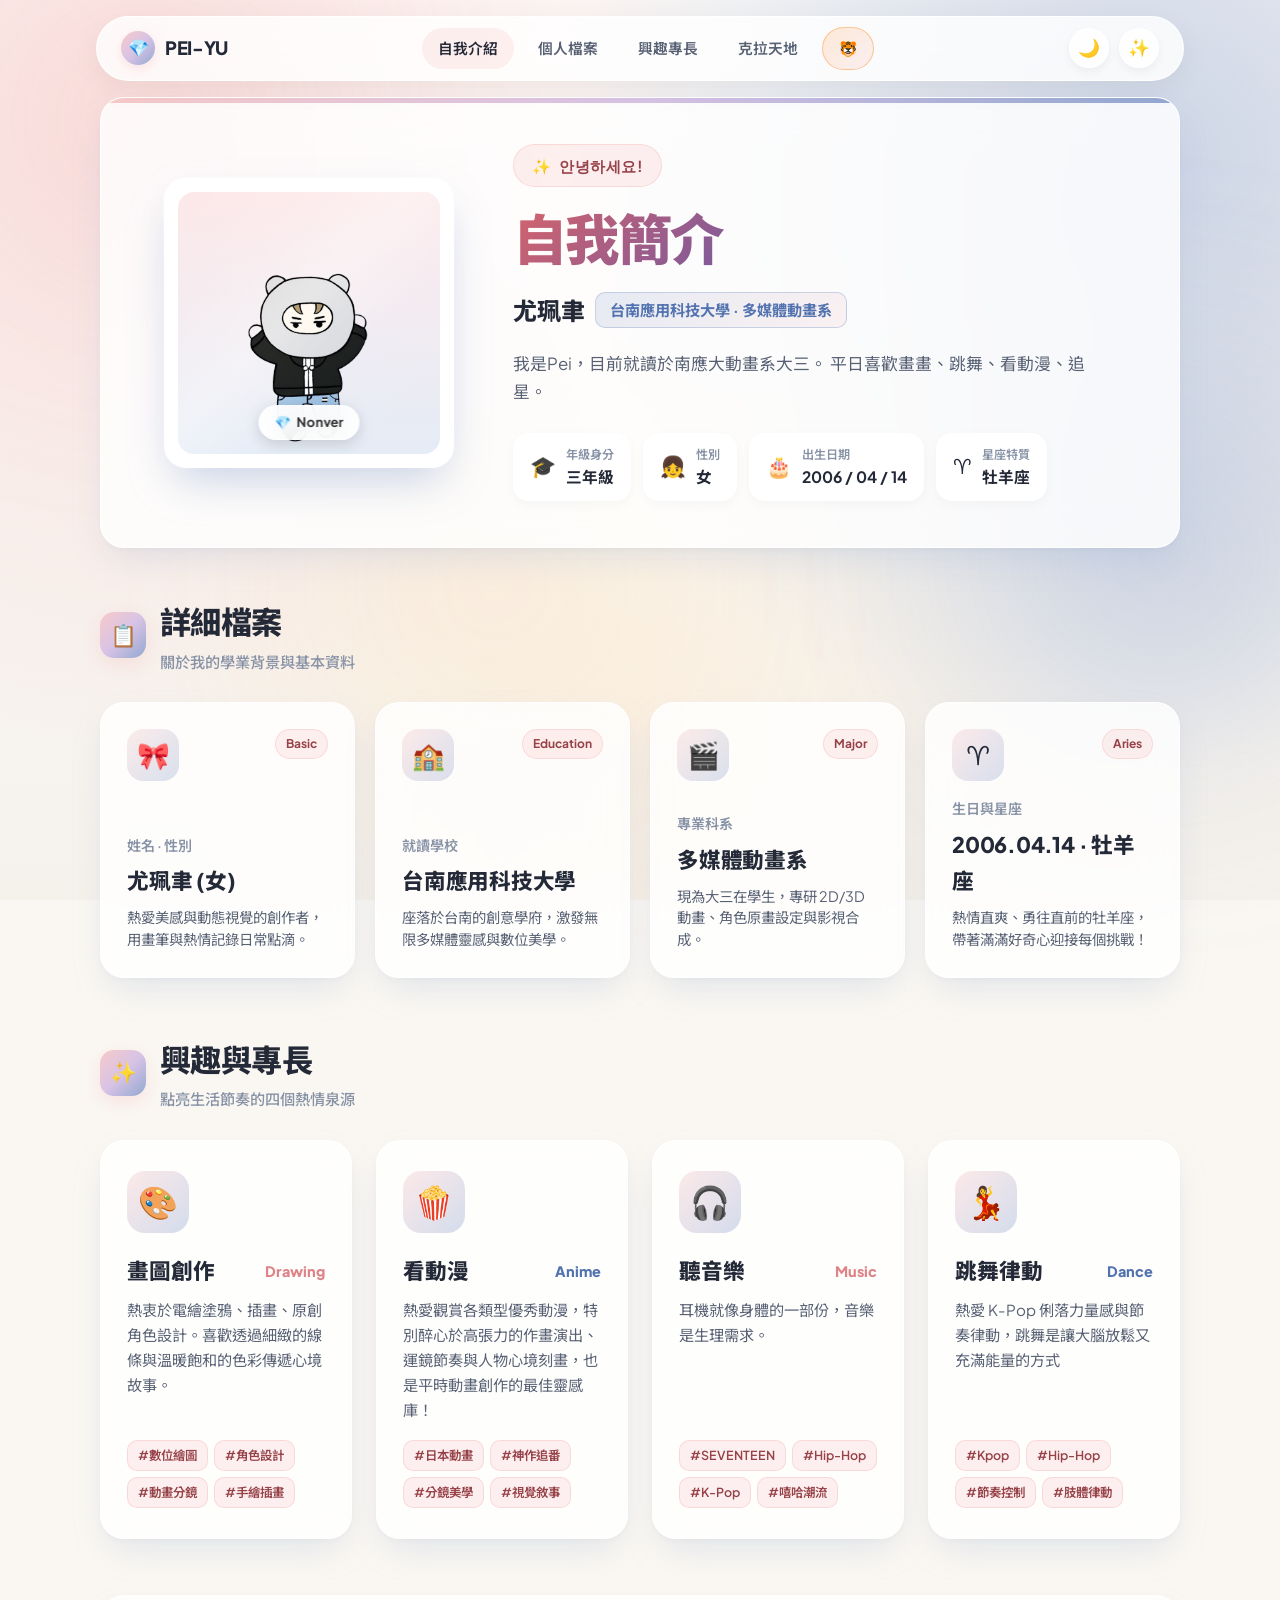
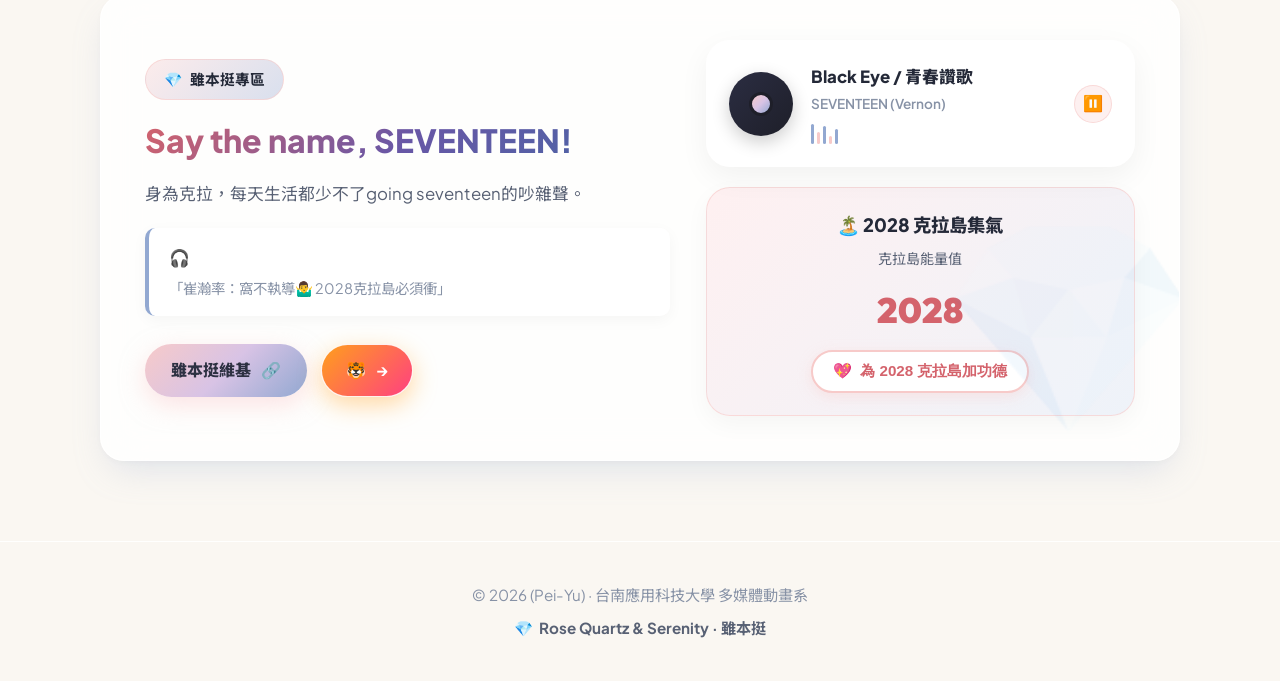
<file: index.html>
<!DOCTYPE html>
<html lang="zh-TW" data-theme="light">

<head>
  <meta charset="UTF-8">
  <meta name="viewport" content="width=device-width, initial-scale=1.0">
  <title>安妞哈誰油 | Pei個人簡介</title>
  <meta name="description" content="台南應用科技大學 多媒體動畫系三年級 尤珮聿的個人簡介與作品交流天地。熱愛電繪創作、動漫追番、K-Pop音樂與跳舞，永遠熱愛 SEVENTEEN 的克拉！">

  <!-- Favicon -->
  <link rel="icon" type="image/x-icon" href="images/favicon.ico">

  <!-- Stylesheet -->
  <link rel="stylesheet" href="style.css">
</head>

<body>

  <!-- Ambient Glowing Background Elements -->
  <div class="ambient-glow ambient-glow-1" aria-hidden="true"></div>
  <div class="ambient-glow ambient-glow-2" aria-hidden="true"></div>
  <div class="ambient-glow ambient-glow-3" aria-hidden="true"></div>

  <!-- Navigation Bar -->
  <nav class="navbar" aria-label="主要導覽">
    <div class="nav-container">
      <a href="#about" class="nav-brand" title="返回個人頁面頂端">
        <span class="brand-diamond">💎</span>
        <span>PEI-YU</span>
      </a>

      <ul class="nav-links">
        <li><a href="#about" class="nav-link active">自我介紹</a></li>
        <li><a href="#info" class="nav-link">個人檔案</a></li>
        <li><a href="#hobbies" class="nav-link">興趣專長</a></li>
        <li><a href="#carat" class="nav-link">克拉天地</a></li>
        <li><a href="虎浪嘿.html" class="nav-link nav-link-special">🐯</a></li>
      </ul>

      <div class="nav-actions">
        <button id="themeToggleBtn" class="action-btn" title="切換深淺色外觀" aria-label="切換深淺色外觀">🌙</button>
        <button id="sparkleBtn" class="action-btn" title="灑下克拉鑽石花瓣" aria-label="互動特效">✨</button>
      </div>
    </div>
  </nav>

  <!-- Main Content Container -->
  <main class="page-container">

    <!-- HERO / PROFILE SECTION -->
    <section id="about" class="hero-section">
      <!-- Left: Vernon Holographic Photocard -->
      <div class="photocard-wrapper">
        <div class="photocard" id="heroPhotocard" title="崔韓率 Vernon 閃卡">
          <div class="photocard-inner">
            <img src="images/nonver.png" alt="崔韓率 Vernon 形象照" class="photocard-img">
            <div class="photocard-hologram" aria-hidden="true"></div>
            <div class="photocard-tag">
              <span>💎</span>
              <span>Nonver</span>
            </div>
          </div>
        </div>
      </div>

      <!-- Right: Hero Text & Information -->
      <div class="hero-content">
        <div class="greeting-badge">
          <span>✨</span>
          <span>안녕하세요!</span>
        </div>

        <h1 class="hero-title">自我簡介</h1>

        <div class="hero-subtitle">
          <span style="font-size: 1.5rem; font-weight: 800; color: var(--text-main);">尤珮聿</span>
          <span class="hero-dept-tag">台南應用科技大學 · 多媒體動畫系</span>
        </div>

        <p class="hero-desc">
          我是Pei，目前就讀於南應大動畫系大三。
          平日喜歡畫畫、跳舞、看動漫、追星。
        </p>

        <!-- Quick Summary Chips -->
        <div class="quick-stats">
          <div class="stat-chip">
            <span class="stat-chip-icon">🎓</span>
            <div>
              <span class="stat-chip-label">年級身分</span>
              <span class="stat-chip-val">三年級</span>
            </div>
          </div>

          <div class="stat-chip">
            <span class="stat-chip-icon">👧</span>
            <div>
              <span class="stat-chip-label">性別</span>
              <span class="stat-chip-val">女</span>
            </div>
          </div>

          <div class="stat-chip">
            <span class="stat-chip-icon">🎂</span>
            <div>
              <span class="stat-chip-label">出生日期</span>
              <span class="stat-chip-val">2006 / 04 / 14</span>
            </div>
          </div>

          <div class="stat-chip">
            <span class="stat-chip-icon">♈</span>
            <div>
              <span class="stat-chip-label">星座特質</span>
              <span class="stat-chip-val">牡羊座</span>
            </div>
          </div>
        </div>
      </div>
    </section>

    <!-- SECTION 1: PERSONAL INFORMATION CARDS -->
    <section id="info" class="section">
      <div class="section-header">
        <div class="section-title-wrap">
          <div class="section-icon-badge">📋</div>
          <div>
            <h2 class="section-title">詳細檔案</h2>
            <p class="section-subtitle">關於我的學業背景與基本資料</p>
          </div>
        </div>
      </div>

      <div class="info-grid">
        <!-- Name Card -->
        <article class="info-card">
          <div class="info-card-top">
            <div class="info-icon">🎀</div>
            <span class="info-badge">Basic</span>
          </div>
          <div>
            <div class="info-label">姓名 · 性別</div>
            <div class="info-value">尤珮聿 (女)</div>
            <p class="info-desc">熱愛美感與動態視覺的創作者，用畫筆與熱情記錄日常點滴。</p>
          </div>
        </article>

        <!-- School Card -->
        <article class="info-card">
          <div class="info-card-top">
            <div class="info-icon">🏫</div>
            <span class="info-badge">Education</span>
          </div>
          <div>
            <div class="info-label">就讀學校</div>
            <div class="info-value">台南應用科技大學</div>
            <p class="info-desc">座落於台南的創意學府，激發無限多媒體靈感與數位美學。</p>
          </div>
        </article>

        <!-- Department Card -->
        <article class="info-card">
          <div class="info-card-top">
            <div class="info-icon">🎬</div>
            <span class="info-badge">Major</span>
          </div>
          <div>
            <div class="info-label">專業科系</div>
            <div class="info-value">多媒體動畫系</div>
            <p class="info-desc">現為大三在學生，專研 2D/3D 動畫、角色原畫設定與影視合成。</p>
          </div>
        </article>

        <!-- Birthday & Zodiac Card -->
        <article class="info-card">
          <div class="info-card-top">
            <div class="info-icon">♈</div>
            <span class="info-badge">Aries</span>
          </div>
          <div>
            <div class="info-label">生日與星座</div>
            <div class="info-value">2006.04.14 · 牡羊座</div>
            <p class="info-desc">熱情直爽、勇往直前的牡羊座，帶著滿滿好奇心迎接每個挑戰！</p>
          </div>
        </article>
      </div>
    </section>

    <!-- SECTION 2: HOBBIES & PASSIONS -->
    <section id="hobbies" class="section">
      <div class="section-header">
        <div class="section-title-wrap">
          <div class="section-icon-badge">✨</div>
          <div>
            <h2 class="section-title">興趣與專長</h2>
            <p class="section-subtitle">點亮生活節奏的四個熱情泉源</p>
          </div>
        </div>
      </div>

      <div class="hobbies-grid">
        <!-- Hobby 1: Drawing -->
        <article class="hobby-card">
          <div class="hobby-icon-wrap">🎨</div>
          <h3 class="hobby-title">
            <span>畫圖創作</span>
            <span style="font-size: 0.9rem; color: var(--rose-quartz-deep);">Drawing</span>
          </h3>
          <p class="hobby-desc">
            熱衷於電繪塗鴉、插畫、原創角色設計。喜歡透過細緻的線條與溫暖飽和的色彩傳遞心境故事。
          </p>
          <div class="hobby-tags">
            <span class="hobby-tag-item">#數位繪圖</span>
            <span class="hobby-tag-item">#角色設計</span>
            <span class="hobby-tag-item">#動畫分鏡</span>
            <span class="hobby-tag-item">#手繪插畫</span>
          </div>
        </article>

        <!-- Hobby 2: Anime -->
        <article class="hobby-card">
          <div class="hobby-icon-wrap">🍿</div>
          <h3 class="hobby-title">
            <span>看動漫</span>
            <span style="font-size: 0.9rem; color: var(--serenity-deep);">Anime</span>
          </h3>
          <p class="hobby-desc">
            熱愛觀賞各類型優秀動漫，特別醉心於高張力的作畫演出、運鏡節奏與人物心境刻畫，也是平時動畫創作的最佳靈感庫！
          </p>
          <div class="hobby-tags">
            <span class="hobby-tag-item">#日本動畫</span>
            <span class="hobby-tag-item">#神作追番</span>
            <span class="hobby-tag-item">#分鏡美學</span>
            <span class="hobby-tag-item">#視覺敘事</span>
          </div>
        </article>

        <!-- Hobby 3: Music -->
        <article class="hobby-card">
          <div class="hobby-icon-wrap">🎧</div>
          <h3 class="hobby-title">
            <span>聽音樂</span>
            <span style="font-size: 0.9rem; color: var(--rose-quartz-deep);">Music</span>
          </h3>
          <p class="hobby-desc">
            耳機就像身體的一部份，音樂是生理需求。
          </p>
          <div class="hobby-tags">
            <span class="hobby-tag-item">#SEVENTEEN</span>
            <span class="hobby-tag-item">#Hip-Hop</span>
            <span class="hobby-tag-item">#K-Pop</span>
            <span class="hobby-tag-item">#嘻哈潮流</span>
          </div>
        </article>

        <!-- Hobby 4: Dance -->
        <article class="hobby-card">
          <div class="hobby-icon-wrap">💃</div>
          <h3 class="hobby-title">
            <span>跳舞律動</span>
            <span style="font-size: 0.9rem; color: var(--serenity-deep);">Dance</span>
          </h3>
          <p class="hobby-desc">
            熱愛 K-Pop 俐落力量感與節奏律動，跳舞是讓大腦放鬆又充滿能量的方式
          </p>
          <div class="hobby-tags">
            <span class="hobby-tag-item">#Kpop</span>
            <span class="hobby-tag-item">#Hip-Hop</span>
            <span class="hobby-tag-item">#節奏控制</span>
            <span class="hobby-tag-item">#肢體律動</span>
          </div>
        </article>
      </div>
    </section>

    <!-- SECTION 3: CARAT & SEVENTEEN ZONE -->
    <section id="carat" class="carat-zone">
      <div class="carat-grid">
        <!-- Left: Carat Intro & Quote -->
        <div class="carat-info">
          <div class="carat-badge">
            <span>💎</span>
            <span>雖本挺專區</span>
          </div>

          <h2 class="carat-heading">Say the name, SEVENTEEN!</h2>

          <p class="carat-text">
            身為克拉，每天生活都少不了going seventeen的吵雜聲。
          </p>

          <div class="meme-quote">
            <div class="meme-quote-title">🎧</div>
            <div class="meme-quote-sub">「崔瀚率：窩不執導🤷‍♂️ 2028克拉島必須衝」</div>
          </div>

          <div class="carat-actions">
            <!-- External Wikipedia Link -->
            <a href="https://zh.wikipedia.org/zh-tw/SEVENTEEN_(%E7%B5%84%E5%90%88)" target="_blank"
              rel="noopener noreferrer" class="btn-primary" title="開啟 SEVENTEEN 維基百科">
              <span>雖本挺維基</span>
              <span>🔗</span>
            </a>

            <!-- Link to 虎浪嘿 Page -->
            <a href="虎浪嘿.html" class="btn-secondary btn-horanghae" title="進入虎浪嘿特輯頁面">
              <span>🐯</span>
              <span>→</span>
            </a>
          </div>
        </div>

        <!-- Right: Interactive Music & Cheer Cards -->
        <div class="carat-interactive">
          <!-- Mini Music Player Card -->
          <div class="music-card">
            <div class="music-disc" id="musicDisc">
              <div class="disc-center"></div>
            </div>

            <div class="music-details">
              <div class="music-title">Black Eye / 青春讚歌</div>
              <div class="music-artist">SEVENTEEN (Vernon)</div>

              <div class="soundwave" id="soundwave">
                <div class="soundbar"></div>
                <div class="soundbar"></div>
                <div class="soundbar"></div>
                <div class="soundbar"></div>
                <div class="soundbar"></div>
              </div>
            </div>

            <button id="musicToggleBtn" class="music-toggle-btn" title="播放/暫停律動特效" aria-label="音樂動態開關">
              <span id="playIcon">⏸️</span>
            </button>
          </div>

          <!-- 2028 Carat Land Cheer Card -->
          <div class="cheer-card">
            <div class="cheer-title">🏝️ 2028 克拉島集氣</div>
            <div style="font-size: 0.88rem; color: var(--text-secondary);">克拉島能量值</div>
            <div class="cheer-counter-wrap" id="cheerCount">2028</div>
            <button class="cheer-btn" id="cheerBtn" type="button">
              <span>💖</span>
              <span>為 2028 克拉島加功德</span>
            </button>
          </div>
        </div>
      </div>
    </section>

  </main>

  <!-- Footer -->
  <footer class="footer">
    <p>© 2026 (Pei-Yu) · 台南應用科技大學 多媒體動畫系</p>
    <div class="footer-carat-tag">
      <span>💎</span>
      <span>Rose Quartz &amp; Serenity · 雖本挺</span>
    </div>
  </footer>

  <!-- Floating Back to Top Button -->
  <button id="backToTopBtn" class="back-to-top" title="回到頁面最上方" aria-label="回到頁首">
    ↑
  </button>

  <!-- Interactive JavaScript Logic -->
  <script>
    // 1. Light / Dark Theme Switcher with localStorage
    const themeToggleBtn = document.getElementById('themeToggleBtn');
    const htmlElem = document.documentElement;

    const savedTheme = localStorage.getItem('site-theme') || 'light';
    htmlElem.setAttribute('data-theme', savedTheme);
    updateThemeIcon(savedTheme);

    themeToggleBtn.addEventListener('click', () => {
      const currentTheme = htmlElem.getAttribute('data-theme');
      const newTheme = currentTheme === 'light' ? 'dark' : 'light';
      htmlElem.setAttribute('data-theme', newTheme);
      localStorage.setItem('site-theme', newTheme);
      updateThemeIcon(newTheme);
      spawnSparkleBurst(window.innerWidth / 2, 80);
    });

    function updateThemeIcon(theme) {
      themeToggleBtn.textContent = theme === 'light' ? '🌙' : '☀️';
    }

    // 2. Click Sparkle Particles (💎, ✨, 🌸, 🐯, 💖)
    const sparkles = ['💎', '✨', '💖', '🐯', '🌸', '💫'];
    window.addEventListener('click', (e) => {
      // Avoid firing if clicking on interactive buttons with their own fx
      if (e.target.closest('button') || e.target.closest('a')) return;
      spawnSparkle(e.clientX, e.clientY);
    });

    function spawnSparkle(x, y) {
      const el = document.createElement('div');
      el.className = 'click-sparkle';
      el.textContent = sparkles[Math.floor(Math.random() * sparkles.length)];
      el.style.left = x + 'px';
      el.style.top = y + 'px';
      document.body.appendChild(el);
      setTimeout(() => el.remove(), 1000);
    }

    function spawnSparkleBurst(x, y) {
      for (let i = 0; i < 7; i++) {
        setTimeout(() => {
          const offsetX = (Math.random() - 0.5) * 120;
          const offsetY = (Math.random() - 0.5) * 60;
          spawnSparkle(x + offsetX, y + offsetY);
        }, i * 70);
      }
    }

    document.getElementById('sparkleBtn').addEventListener('click', (e) => {
      const rect = e.target.getBoundingClientRect();
      spawnSparkleBurst(rect.left + rect.width / 2, rect.top + rect.height / 2);
    });

    // 3. 3D Photocard Hover Tilt Effect
    const photocard = document.getElementById('heroPhotocard');
    if (photocard) {
      photocard.addEventListener('mousemove', (e) => {
        const rect = photocard.getBoundingClientRect();
        const x = e.clientX - rect.left;
        const y = e.clientY - rect.top;
        const centerX = rect.width / 2;
        const centerY = rect.height / 2;
        const rotateX = ((y - centerY) / centerY) * -12;
        const rotateY = ((x - centerX) / centerX) * 12;
        photocard.style.transform = `perspective(1000px) rotateX(${rotateX}deg) rotateY(${rotateY}deg) translateY(-8px)`;
      });
      photocard.addEventListener('mouseleave', () => {
        photocard.style.transform = 'perspective(1000px) rotateX(0deg) rotateY(0deg) translateY(0)';
      });
    }

    // 4. Music Player Simulation Toggle
    const musicToggleBtn = document.getElementById('musicToggleBtn');
    const musicDisc = document.getElementById('musicDisc');
    const soundbars = document.querySelectorAll('.soundbar');
    const playIcon = document.getElementById('playIcon');
    let isPlaying = true;

    musicToggleBtn.addEventListener('click', () => {
      isPlaying = !isPlaying;
      if (isPlaying) {
        musicDisc.classList.remove('paused');
        soundbars.forEach(b => b.classList.remove('paused'));
        playIcon.textContent = '⏸️';
      } else {
        musicDisc.classList.add('paused');
        soundbars.forEach(b => b.classList.add('paused'));
        playIcon.textContent = '▶️';
      }
    });

    // 5. 2028 CARAT LAND Cheer Counter
    const cheerBtn = document.getElementById('cheerBtn');
    const cheerCount = document.getElementById('cheerCount');
    let count = 2028;

    cheerBtn.addEventListener('click', (e) => {
      count++;
      cheerCount.textContent = count;
      const rect = cheerBtn.getBoundingClientRect();
      spawnSparkleBurst(rect.left + rect.width / 2, rect.top);
    });

    // 6. Back To Top Button
    const backToTopBtn = document.getElementById('backToTopBtn');
    window.addEventListener('scroll', () => {
      if (window.scrollY > 300) {
        backToTopBtn.classList.add('visible');
      } else {
        backToTopBtn.classList.remove('visible');
      }
    });
    backToTopBtn.addEventListener('click', () => {
      window.scrollTo({ top: 0, behavior: 'smooth' });
    });
  </script>
</body>

</html>
</file>
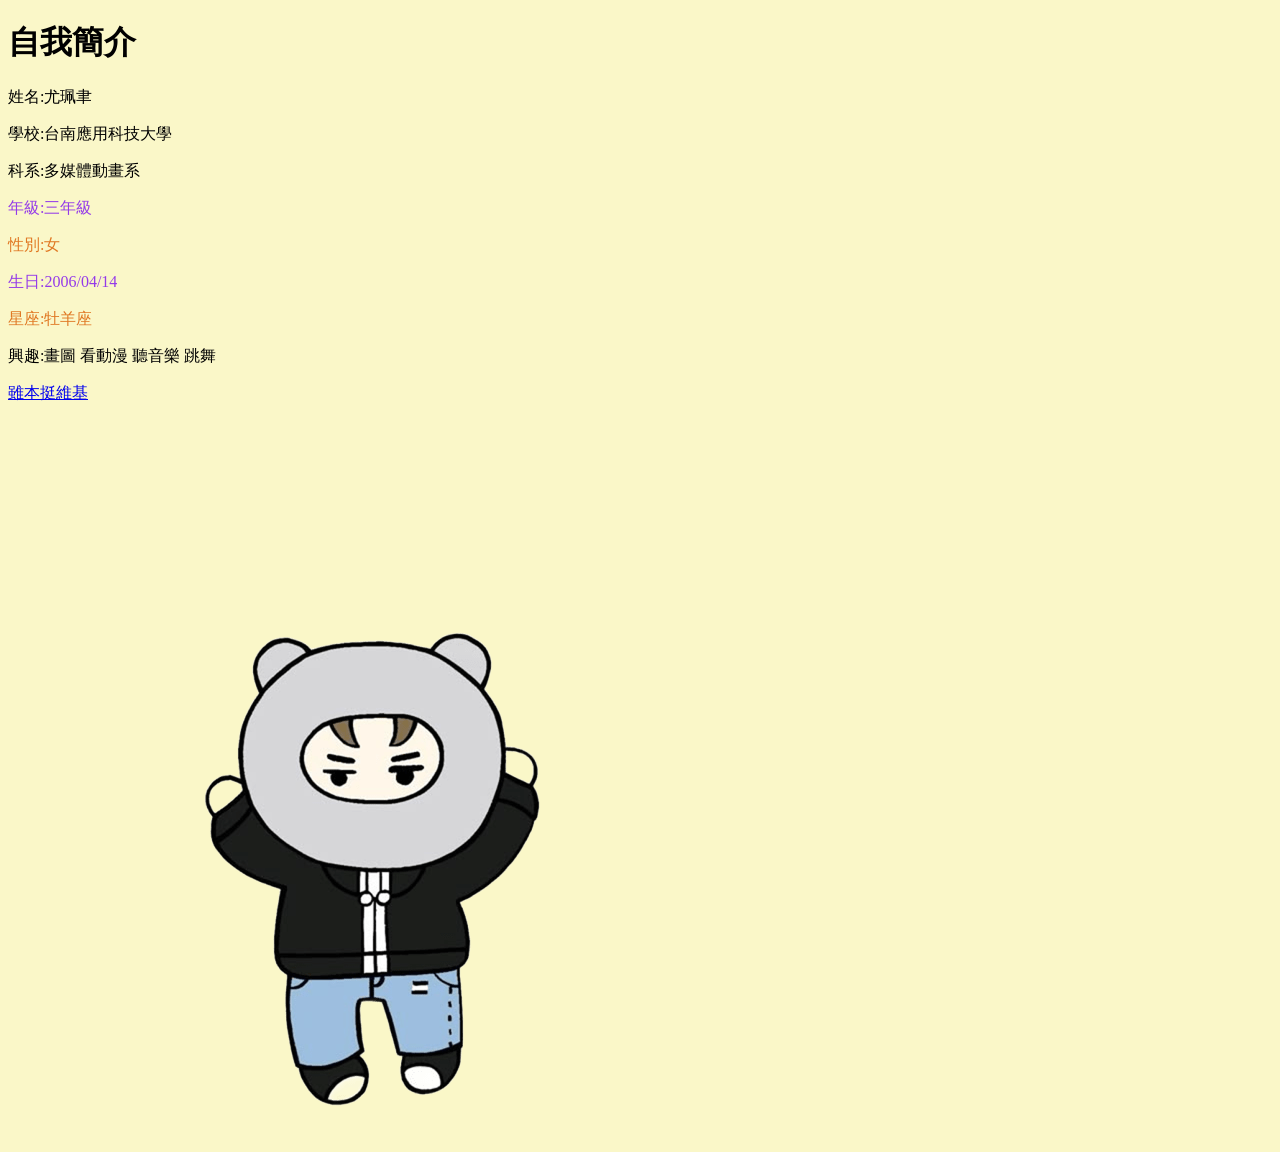
<file: index - 複製.html>
<!DOCTYPE html>

<title>安妞哈誰油</title>
<link rel="icon" type="favicon.ico" href="images/favicon.ico">

<html>

<body style="background-color:rgb(250, 247, 200);">

    <h1>自我簡介</h1>
    <p>姓名:尤珮聿</p>
    <p>學校:台南應用科技大學</p>
    <p>科系:多媒體動畫系</p>
    <p style="color:rgb(148, 58, 233);">年級:三年級</p>
    <p style="color:rgb(224, 120, 35);">性別:女</p>
    <p style="color:rgb(148, 58, 233);">生日:2006/04/14</p>
    <p style="color:rgb(224, 120, 35);">星座:牡羊座</p>
    <p>興趣:畫圖 看動漫 聽音樂 跳舞</p>
    <a href="https://zh.wikipedia.org/zh-tw/SEVENTEEN_(%E7%B5%84%E5%90%88)" target="_blank">雖本挺維基</a>
    <br>
    <img src="images/nonver.png">

</body>

</html>
</file>
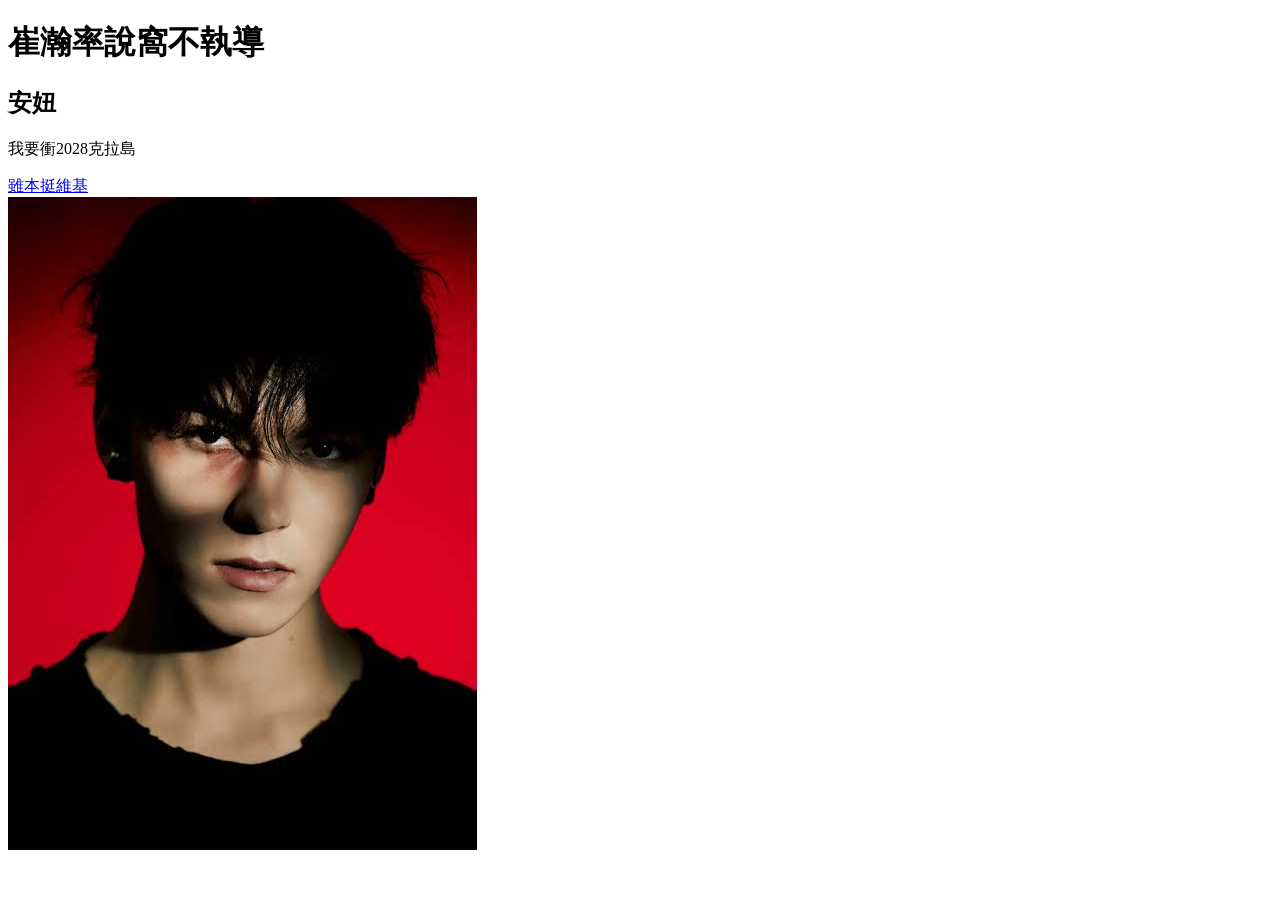
<file: 虎浪嘿.backup.html>
<!DOCTYPE html>
<html>

<head>
    <title>虎浪嘿</title>
</head>

<body>

    <h1>崔瀚率說窩不執導</h1>
    <h2>安妞</h2>
    <p>我要衝2028克拉島</p>
    <a href="https://zh.wikipedia.org/zh-tw/SEVENTEEN_(%E7%B5%84%E5%90%88)" target="_blank">雖本挺維基</a>
    <br>
    <img src="22.jpg">

</body>

</html>
</file>
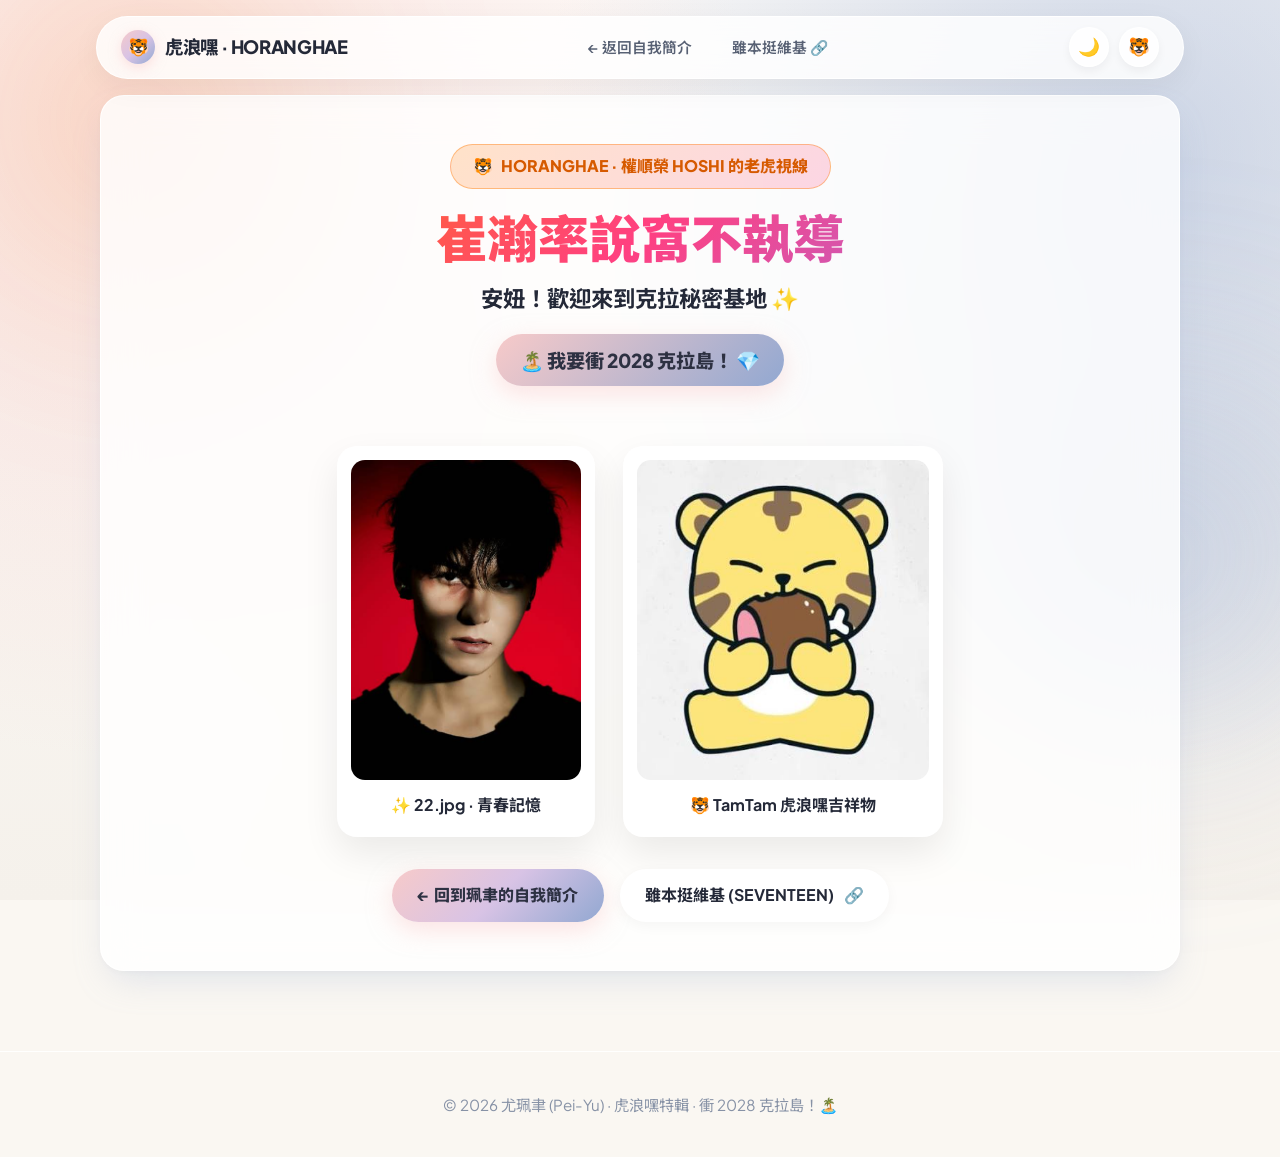
<file: 虎浪嘿.html>
<!DOCTYPE html>
<html lang="zh-TW" data-theme="light">
<head>
  <meta charset="UTF-8">
  <meta name="viewport" content="width=device-width, initial-scale=1.0">
  <title>虎浪嘿 🐯 | 崔瀚率說窩不執導</title>
  <meta name="description" content="虎浪嘿！我要衝2028克拉島！崔瀚率說窩不執導～小十七 SEVENTEEN 與 Hoshi 權順榮的專屬元氣基地！">
  
  <!-- Favicon -->
  <link rel="icon" type="image/x-icon" href="images/favicon.ico">
  
  <!-- Stylesheet -->
  <link rel="stylesheet" href="style.css">
  <style>
    .horanghae-hero {
      text-align: center;
      background: var(--card-bg);
      backdrop-filter: blur(20px);
      -webkit-backdrop-filter: blur(20px);
      border: 1px solid var(--card-border);
      border-radius: var(--radius-lg);
      padding: 48px 32px;
      margin-bottom: 40px;
      position: relative;
      overflow: hidden;
      box-shadow: var(--card-shadow);
    }
    .horanghae-badge {
      display: inline-flex;
      align-items: center;
      gap: 8px;
      background: linear-gradient(135deg, rgba(255, 122, 0, 0.2), rgba(255, 64, 129, 0.2));
      border: 1px solid rgba(255, 122, 0, 0.4);
      color: #D65A00;
      font-weight: 800;
      font-size: 1rem;
      padding: 8px 22px;
      border-radius: var(--radius-full);
      margin-bottom: 18px;
    }
    [data-theme="dark"] .horanghae-badge {
      color: #FFAA47;
    }
    .horanghae-title {
      font-size: clamp(2.2rem, 5vw, 3.2rem);
      font-weight: 900;
      line-height: 1.2;
      background: linear-gradient(135deg, #FF7A00 0%, #FF4081 50%, #9D72E8 100%);
      -webkit-background-clip: text;
      -webkit-text-fill-color: transparent;
      margin-bottom: 12px;
    }
    .horanghae-subtitle {
      font-size: 1.4rem;
      font-weight: 700;
      color: var(--text-main);
      margin-bottom: 16px;
    }
    .horanghae-island-banner {
      display: inline-block;
      background: linear-gradient(135deg, #F7CAC9 0%, #92A8D1 100%);
      color: #2D3142;
      font-size: 1.2rem;
      font-weight: 800;
      padding: 10px 24px;
      border-radius: var(--radius-full);
      box-shadow: 0 8px 24px rgba(247, 202, 201, 0.5);
      margin-bottom: 28px;
    }
    .gallery-container {
      display: flex;
      justify-content: center;
      gap: 28px;
      flex-wrap: wrap;
      margin: 32px 0;
    }
    .gallery-item {
      background: #FFF;
      border-radius: 20px;
      padding: 14px;
      box-shadow: 0 16px 36px rgba(0, 0, 0, 0.08);
      max-width: 320px;
      transition: var(--transition);
    }
    [data-theme="dark"] .gallery-item {
      background: #1C1F30;
      box-shadow: 0 16px 36px rgba(0, 0, 0, 0.6);
    }
    .gallery-item:hover {
      transform: translateY(-8px) scale(1.02);
      box-shadow: 0 24px 48px rgba(255, 122, 0, 0.25);
    }
    .gallery-item img {
      width: 100%;
      height: 320px;
      object-fit: cover;
      border-radius: 14px;
      display: block;
    }
    .gallery-item-caption {
      text-align: center;
      font-weight: 700;
      font-size: 1rem;
      color: var(--text-main);
      padding: 12px 6px 4px;
    }
  </style>
</head>
<body>

  <!-- Ambient Glow -->
  <div class="ambient-glow ambient-glow-1" style="background: radial-gradient(circle, rgba(255,122,0,0.4) 0%, transparent 70%);"></div>
  <div class="ambient-glow ambient-glow-2"></div>

  <!-- Navbar -->
  <nav class="navbar">
    <div class="nav-container">
      <a href="index.html" class="nav-brand">
        <span class="brand-diamond">🐯</span>
        <span>虎浪嘿 · HORANGHAE</span>
      </a>

      <ul class="nav-links">
        <li><a href="index.html" class="nav-link">← 返回自我簡介</a></li>
        <li><a href="https://zh.wikipedia.org/zh-tw/SEVENTEEN_(%E7%B5%84%E5%90%88)" target="_blank" class="nav-link">雖本挺維基 🔗</a></li>
      </ul>

      <div class="nav-actions">
        <button id="themeToggleBtn" class="action-btn" title="切換外觀">🌙</button>
        <button id="roarBtn" class="action-btn" title="虎浪嘿叫一聲">🐯</button>
      </div>
    </div>
  </nav>

  <main class="page-container">
    <section class="horanghae-hero">
      <div class="horanghae-badge">
        <span>🐯</span>
        <span>HORANGHAE · 權順榮 HOSHI 的老虎視線</span>
      </div>

      <h1 class="horanghae-title">崔瀚率說窩不執導</h1>
      <h2 class="horanghae-subtitle">安妞！歡迎來到克拉秘密基地 ✨</h2>

      <div>
        <div class="horanghae-island-banner">
          🏝️ 我要衝 2028 克拉島！ 💎
        </div>
      </div>

      <!-- Image Gallery -->
      <div class="gallery-container">
        <!-- 22.jpg -->
        <div class="gallery-item">
          <img src="22.jpg" alt="SEVENTEEN / 22">
          <div class="gallery-item-caption">✨ 22.jpg · 青春記憶</div>
        </div>

        <!-- tamtam.jpg -->
        <div class="gallery-item">
          <img src="images/tamtam.jpg" alt="TamTam 虎浪嘿玩偶" onerror="this.style.display='none'">
          <div class="gallery-item-caption">🐯 TamTam 虎浪嘿吉祥物</div>
        </div>
      </div>

      <!-- Actions -->
      <div style="display: flex; justify-content: center; gap: 16px; flex-wrap: wrap; margin-top: 24px;">
        <a href="index.html" class="btn-primary" style="background: var(--gradient-carat);">
          <span>← 回到珮聿的自我簡介</span>
        </a>
        <a href="https://zh.wikipedia.org/zh-tw/SEVENTEEN_(%E7%B5%84%E5%90%88)" target="_blank" rel="noopener noreferrer" class="btn-secondary">
          <span>雖本挺維基 (SEVENTEEN)</span>
          <span>🔗</span>
        </a>
      </div>
    </section>
  </main>

  <footer class="footer">
    <p>© 2026 尤珮聿 (Pei-Yu) · 虎浪嘿特輯 · 衝 2028 克拉島！🏝️</p>
  </footer>

  <script>
    // Theme toggle
    const themeBtn = document.getElementById('themeToggleBtn');
    const htmlElem = document.documentElement;
    const savedTheme = localStorage.getItem('site-theme') || 'light';
    htmlElem.setAttribute('data-theme', savedTheme);
    themeBtn.textContent = savedTheme === 'light' ? '🌙' : '☀️';

    themeBtn.addEventListener('click', () => {
      const current = htmlElem.getAttribute('data-theme');
      const next = current === 'light' ? 'dark' : 'light';
      htmlElem.setAttribute('data-theme', next);
      localStorage.setItem('site-theme', next);
      themeBtn.textContent = next === 'light' ? '🌙' : '☀️';
    });

    // Tiger Roar Interactive Effect
    const tigers = ['🐯', '🐅', '🧡', '💎', '✨', '🔥'];
    function spawnTiger(x, y) {
      const el = document.createElement('div');
      el.className = 'click-sparkle';
      el.textContent = tigers[Math.floor(Math.random() * tigers.length)];
      el.style.left = x + 'px';
      el.style.top = y + 'px';
      document.body.appendChild(el);
      setTimeout(() => el.remove(), 1000);
    }
    document.getElementById('roarBtn').addEventListener('click', (e) => {
      const rect = e.target.getBoundingClientRect();
      for (let i = 0; i < 8; i++) {
        setTimeout(() => {
          spawnTiger(rect.left + (Math.random() - 0.5) * 140, rect.top + (Math.random() - 0.5) * 80);
        }, i * 60);
      }
    });
    window.addEventListener('click', (e) => {
      if (e.target.closest('button') || e.target.closest('a')) return;
      spawnTiger(e.clientX, e.clientY);
    });
  </script>
</body>
</html>
</file>
<file: style.css>
/* ==========================================================================
   SEVENTEEN CARAT THEME - MODERN GLASSMORPHISM DESIGN SYSTEM
   Designed for 尤珮聿 (Pei-Yu) | 台南應用科技大學 多媒體動畫系
   ========================================================================== */

@import url('https://fonts.googleapis.com/css2?family=Noto+Sans+TC:wght@300;400;500;600;700;900&family=Outfit:wght@400;500;600;700;800;900&family=Plus+Jakarta+Sans:wght@400;500;600;700;800&display=swap');

:root {
  /* SEVENTEEN Official Pantone Colors (Rose Quartz & Serenity) */
  --rose-quartz: #F7CAC9;
  --serenity: #92A8D1;
  --rose-quartz-soft: #FDECEE;
  --serenity-soft: #E8F0FA;
  --rose-quartz-deep: #DE8387;
  --serenity-deep: #5273B0;
  
  /* Accents */
  --accent-gold: #FFD166;
  --accent-purple: #9D72E8;
  --accent-pink: #FF6584;
  --tiger-orange: #FF7A00;

  /* Daylight Theme (Rose Quartz & Serenity) */
  --bg-body: #FAF7F2;
  --bg-gradient: radial-gradient(circle at 10% 15%, rgba(247, 202, 201, 0.5) 0%, transparent 45%),
                 radial-gradient(circle at 90% 18%, rgba(146, 168, 209, 0.45) 0%, transparent 45%),
                 radial-gradient(circle at 50% 80%, rgba(255, 238, 215, 0.45) 0%, transparent 50%),
                 linear-gradient(180deg, #FDFBF8 0%, #F5F1EB 100%);
  --card-bg: rgba(255, 255, 255, 0.82);
  --card-bg-solid: #FFFFFF;
  --card-border: rgba(255, 255, 255, 0.9);
  --card-hover-border: rgba(247, 202, 201, 0.9);
  --card-shadow: 0 16px 36px -10px rgba(146, 168, 209, 0.28), 0 2px 8px rgba(0, 0, 0, 0.03);
  --card-shadow-hover: 0 22px 50px -12px rgba(222, 131, 135, 0.35), 0 4px 14px rgba(0, 0, 0, 0.05);

  --text-main: #242938;
  --text-secondary: #586174;
  --text-muted: #8792A6;
  --nav-bg: rgba(255, 255, 255, 0.82);
  --tag-bg: rgba(247, 202, 201, 0.28);
  --tag-text: #964248;
  --tag-border: rgba(247, 202, 201, 0.6);

  --gradient-carat: linear-gradient(135deg, #F7CAC9 0%, #D8C3E5 50%, #92A8D1 100%);
  --gradient-carat-reverse: linear-gradient(135deg, #92A8D1 0%, #D8C3E5 50%, #F7CAC9 100%);
  --gradient-text: linear-gradient(135deg, #D4636C 0%, #6857A6 50%, #4667A5 100%);
  
  --radius-sm: 10px;
  --radius-md: 16px;
  --radius-lg: 24px;
  --radius-full: 9999px;
  
  --transition: all 0.3s cubic-bezier(0.25, 0.8, 0.25, 1);
}

[data-theme="dark"] {
  --bg-body: #0F111A;
  --bg-gradient: radial-gradient(circle at 10% 15%, rgba(247, 202, 201, 0.16) 0%, transparent 45%),
                 radial-gradient(circle at 90% 18%, rgba(146, 168, 209, 0.18) 0%, transparent 45%),
                 radial-gradient(circle at 50% 80%, rgba(157, 114, 232, 0.16) 0%, transparent 50%),
                 linear-gradient(180deg, #121422 0%, #090A10 100%);
  --card-bg: rgba(23, 26, 40, 0.78);
  --card-bg-solid: #171A28;
  --card-border: rgba(255, 255, 255, 0.12);
  --card-hover-border: rgba(247, 202, 201, 0.55);
  --card-shadow: 0 16px 36px -10px rgba(0, 0, 0, 0.65);
  --card-shadow-hover: 0 22px 50px -12px rgba(146, 168, 209, 0.35);

  --text-main: #F3F5FC;
  --text-secondary: #B4BDD4;
  --text-muted: #747E96;
  --nav-bg: rgba(18, 20, 32, 0.85);
  --tag-bg: rgba(247, 202, 201, 0.16);
  --tag-text: #FFBAC0;
  --tag-border: rgba(247, 202, 201, 0.35);
  
  --gradient-text: linear-gradient(135deg, #FFB5BC 0%, #CBB7ED 50%, #9EB9E5 100%);
}

/* Base Styles */
*, *::before, *::after {
  box-sizing: border-box;
  margin: 0;
  padding: 0;
}

html {
  scroll-behavior: smooth;
}

body {
  font-family: 'Plus Jakarta Sans', 'Noto Sans TC', system-ui, -apple-system, sans-serif;
  background: var(--bg-body);
  background-image: var(--bg-gradient);
  background-attachment: fixed;
  color: var(--text-main);
  min-height: 100vh;
  line-height: 1.68;
  overflow-x: hidden;
  position: relative;
  transition: background 0.4s ease, color 0.4s ease;
}

/* Custom Scrollbar */
::-webkit-scrollbar {
  width: 10px;
}
::-webkit-scrollbar-track {
  background: var(--bg-body);
}
::-webkit-scrollbar-thumb {
  background: var(--gradient-carat);
  border-radius: var(--radius-full);
  border: 2px solid var(--bg-body);
}

/* Background Ambient Orbs */
.ambient-glow {
  position: fixed;
  width: 480px;
  height: 480px;
  border-radius: 50%;
  filter: blur(110px);
  pointer-events: none;
  z-index: 0;
  opacity: 0.6;
  animation: floatOrb 20s ease-in-out infinite alternate;
}
.ambient-glow-1 {
  top: -120px;
  left: -100px;
  background: radial-gradient(circle, var(--rose-quartz) 0%, rgba(247,202,201,0) 70%);
}
.ambient-glow-2 {
  top: 35%;
  right: -120px;
  background: radial-gradient(circle, var(--serenity) 0%, rgba(146,168,209,0) 70%);
  animation-duration: 24s;
  animation-direction: alternate-reverse;
}
.ambient-glow-3 {
  bottom: 8%;
  left: 20%;
  background: radial-gradient(circle, rgba(255, 214, 165, 0.5) 0%, rgba(255,214,165,0) 70%);
  animation-duration: 28s;
}

@keyframes floatOrb {
  0% { transform: translate(0, 0) scale(1); }
  50% { transform: translate(45px, 40px) scale(1.1); }
  100% { transform: translate(-35px, 65px) scale(0.95); }
}

/* Navigation Bar */
.navbar {
  position: sticky;
  top: 16px;
  z-index: 100;
  margin: 0 auto;
  max-width: 1120px;
  padding: 0 16px;
}
.nav-container {
  display: flex;
  align-items: center;
  justify-content: space-between;
  background: var(--nav-bg);
  backdrop-filter: blur(20px);
  -webkit-backdrop-filter: blur(20px);
  border: 1px solid var(--card-border);
  border-radius: var(--radius-full);
  padding: 10px 24px;
  box-shadow: 0 8px 30px rgba(0, 0, 0, 0.05);
  transition: var(--transition);
}
.nav-brand {
  display: flex;
  align-items: center;
  gap: 10px;
  text-decoration: none;
  font-weight: 800;
  font-size: 1.15rem;
  letter-spacing: -0.02em;
  color: var(--text-main);
}
.brand-diamond {
  display: inline-flex;
  align-items: center;
  justify-content: center;
  width: 34px;
  height: 34px;
  border-radius: 50%;
  background: var(--gradient-carat);
  box-shadow: 0 4px 12px rgba(247, 202, 201, 0.5);
  font-size: 1.05rem;
  animation: pulseRotate 6s infinite ease-in-out;
}
@keyframes pulseRotate {
  0%, 100% { transform: rotate(0deg) scale(1); }
  50% { transform: rotate(15deg) scale(1.08); }
}
.nav-links {
  display: flex;
  align-items: center;
  gap: 8px;
  list-style: none;
}
.nav-link {
  text-decoration: none;
  color: var(--text-secondary);
  font-weight: 600;
  font-size: 0.92rem;
  padding: 8px 16px;
  border-radius: var(--radius-full);
  transition: var(--transition);
  display: inline-flex;
  align-items: center;
  gap: 6px;
}
.nav-link:hover, .nav-link.active {
  color: var(--text-main);
  background: var(--tag-bg);
}
.nav-link-special {
  background: linear-gradient(135deg, rgba(255, 122, 0, 0.15), rgba(247, 202, 201, 0.25));
  color: #D65A00;
  border: 1px solid rgba(255, 122, 0, 0.35);
}
[data-theme="dark"] .nav-link-special {
  color: #FFAA47;
}
.nav-link-special:hover {
  background: linear-gradient(135deg, rgba(255, 122, 0, 0.25), rgba(247, 202, 201, 0.4));
  transform: translateY(-2px);
}
.nav-actions {
  display: flex;
  align-items: center;
  gap: 10px;
}
.action-btn {
  background: var(--card-bg);
  border: 1px solid var(--card-border);
  color: var(--text-main);
  width: 40px;
  height: 40px;
  border-radius: 50%;
  display: flex;
  align-items: center;
  justify-content: center;
  cursor: pointer;
  font-size: 1.1rem;
  transition: var(--transition);
  box-shadow: 0 4px 10px rgba(0, 0, 0, 0.05);
}
.action-btn:hover {
  transform: translateY(-2px) scale(1.05);
  box-shadow: 0 6px 16px rgba(146, 168, 209, 0.35);
  border-color: var(--serenity);
}

/* Page Container */
.page-container {
  max-width: 1120px;
  margin: 32px auto 80px;
  padding: 0 20px;
  position: relative;
  z-index: 1;
}

/* Hero Section */
.hero-section {
  display: grid;
  grid-template-columns: 320px 1fr;
  gap: 44px;
  align-items: center;
  background: var(--card-bg);
  backdrop-filter: blur(20px);
  -webkit-backdrop-filter: blur(20px);
  border: 1px solid var(--card-border);
  border-radius: var(--radius-lg);
  padding: 46px 48px;
  box-shadow: var(--card-shadow);
  margin-bottom: 48px;
  position: relative;
  overflow: hidden;
  transition: var(--transition);
}
.hero-section::before {
  content: '';
  position: absolute;
  top: 0;
  left: 0;
  right: 0;
  height: 5px;
  background: var(--gradient-carat);
}

/* Photocard Frame (Vernon Showcase) */
.photocard-wrapper {
  perspective: 1000px;
  display: flex;
  justify-content: center;
}
.photocard {
  width: 100%;
  max-width: 290px;
  border-radius: 22px;
  position: relative;
  background: #FFF;
  padding: 14px;
  box-shadow: 0 20px 45px -10px rgba(94, 126, 184, 0.35), 0 0 0 1px rgba(255, 255, 255, 0.85);
  transition: transform 0.5s cubic-bezier(0.2, 0.8, 0.2, 1), box-shadow 0.5s ease;
  transform-style: preserve-3d;
  cursor: pointer;
}
[data-theme="dark"] .photocard {
  background: #1C1F30;
  box-shadow: 0 20px 45px -10px rgba(0, 0, 0, 0.75), 0 0 0 1px rgba(255, 255, 255, 0.12);
}
.photocard:hover {
  transform: translateY(-8px) rotateX(4deg) rotateY(-4deg);
  box-shadow: 0 30px 65px -15px rgba(222, 131, 135, 0.5), 0 0 25px rgba(146, 168, 209, 0.4);
}
.photocard-inner {
  width: 100%;
  border-radius: 16px;
  overflow: hidden;
  position: relative;
  background: linear-gradient(180deg, #FDE8E9 0%, #E5ECF6 100%);
  display: flex;
  align-items: center;
  justify-content: center;
}
.photocard-img {
  width: 100%;
  height: auto;
  max-height: 380px;
  object-fit: cover;
  object-position: center;
  display: block;
  transition: transform 0.6s ease;
}
.photocard:hover .photocard-img {
  transform: scale(1.05);
}
/* Holographic Rainbow Foil Sheen */
.photocard-hologram {
  position: absolute;
  top: 0;
  left: 0;
  width: 100%;
  height: 100%;
  background: linear-gradient(
    135deg,
    rgba(255, 255, 255, 0) 0%,
    rgba(247, 202, 201, 0.3) 25%,
    rgba(255, 255, 255, 0.55) 45%,
    rgba(146, 168, 209, 0.35) 65%,
    rgba(255, 255, 255, 0) 100%
  );
  mix-blend-mode: overlay;
  pointer-events: none;
  opacity: 0.75;
  transition: opacity 0.4s ease;
}
.photocard:hover .photocard-hologram {
  opacity: 1;
}
.photocard-tag {
  position: absolute;
  bottom: 14px;
  left: 50%;
  transform: translateX(-50%);
  background: rgba(255, 255, 255, 0.92);
  backdrop-filter: blur(10px);
  padding: 6px 16px;
  border-radius: var(--radius-full);
  font-size: 0.82rem;
  font-weight: 700;
  color: #333;
  display: flex;
  align-items: center;
  gap: 6px;
  box-shadow: 0 4px 15px rgba(0, 0, 0, 0.15);
  white-space: nowrap;
}
[data-theme="dark"] .photocard-tag {
  background: rgba(24, 28, 44, 0.92);
  color: #FFF;
}

/* Hero Content */
.hero-content {
  display: flex;
  flex-direction: column;
  gap: 20px;
}
.greeting-badge {
  display: inline-flex;
  align-items: center;
  gap: 8px;
  background: var(--tag-bg);
  border: 1px solid var(--tag-border);
  color: var(--tag-text);
  padding: 8px 18px;
  border-radius: var(--radius-full);
  font-size: 0.95rem;
  font-weight: 700;
  width: fit-content;
  letter-spacing: 0.03em;
  animation: gentlePulse 3s ease-in-out infinite;
}
@keyframes gentlePulse {
  0%, 100% { transform: scale(1); }
  50% { transform: scale(1.03); }
}
.hero-title {
  font-size: clamp(2.4rem, 5vw, 3.4rem);
  font-weight: 900;
  letter-spacing: -0.03em;
  line-height: 1.15;
  background: var(--gradient-text);
  -webkit-background-clip: text;
  -webkit-text-fill-color: transparent;
}
.hero-subtitle {
  font-size: 1.25rem;
  font-weight: 600;
  color: var(--text-secondary);
  display: flex;
  align-items: center;
  gap: 10px;
  flex-wrap: wrap;
}
.hero-dept-tag {
  background: linear-gradient(135deg, rgba(146, 168, 209, 0.22), rgba(247, 202, 201, 0.22));
  border: 1px solid rgba(146, 168, 209, 0.45);
  padding: 4px 14px;
  border-radius: var(--radius-sm);
  color: var(--serenity-deep);
  font-weight: 700;
  font-size: 0.95rem;
}
[data-theme="dark"] .hero-dept-tag {
  color: #ADC5F5;
}
.hero-desc {
  font-size: 1.05rem;
  color: var(--text-secondary);
  max-width: 600px;
}

/* Quick Stats Bar */
.quick-stats {
  display: flex;
  gap: 12px;
  flex-wrap: wrap;
  margin-top: 6px;
}
.stat-chip {
  background: var(--card-bg-solid);
  border: 1px solid var(--card-border);
  padding: 10px 16px;
  border-radius: var(--radius-md);
  display: flex;
  align-items: center;
  gap: 10px;
  font-size: 0.95rem;
  box-shadow: 0 4px 12px rgba(0, 0, 0, 0.03);
  transition: var(--transition);
}
.stat-chip:hover {
  transform: translateY(-3px);
  border-color: var(--rose-quartz);
  box-shadow: 0 8px 20px rgba(247, 202, 201, 0.3);
}
.stat-chip-icon {
  font-size: 1.3rem;
}
.stat-chip-label {
  font-size: 0.76rem;
  color: var(--text-muted);
  text-transform: uppercase;
  font-weight: 600;
  display: block;
}
.stat-chip-val {
  font-weight: 700;
  color: var(--text-main);
  font-size: 0.98rem;
}

/* Section Common Styling */
.section {
  margin-bottom: 56px;
}
.section-header {
  display: flex;
  align-items: center;
  justify-content: space-between;
  margin-bottom: 28px;
  flex-wrap: wrap;
  gap: 16px;
}
.section-title-wrap {
  display: flex;
  align-items: center;
  gap: 14px;
}
.section-icon-badge {
  width: 46px;
  height: 46px;
  border-radius: 14px;
  background: var(--gradient-carat);
  display: flex;
  align-items: center;
  justify-content: center;
  font-size: 1.35rem;
  box-shadow: 0 6px 18px rgba(247, 202, 201, 0.45);
}
.section-title {
  font-size: 1.95rem;
  font-weight: 800;
  color: var(--text-main);
  letter-spacing: -0.02em;
}
.section-subtitle {
  font-size: 0.95rem;
  color: var(--text-muted);
  font-weight: 500;
}

/* Info Grid (自我簡介詳細資料) */
.info-grid {
  display: grid;
  grid-template-columns: repeat(auto-fit, minmax(250px, 1fr));
  gap: 20px;
}
.info-card {
  background: var(--card-bg);
  backdrop-filter: blur(16px);
  -webkit-backdrop-filter: blur(16px);
  border: 1px solid var(--card-border);
  border-radius: var(--radius-lg);
  padding: 26px;
  box-shadow: var(--card-shadow);
  transition: var(--transition);
  position: relative;
  overflow: hidden;
  display: flex;
  flex-direction: column;
  justify-content: space-between;
}
.info-card:hover {
  transform: translateY(-6px);
  border-color: var(--card-hover-border);
  box-shadow: var(--card-shadow-hover);
}
.info-card-top {
  display: flex;
  align-items: flex-start;
  justify-content: space-between;
  margin-bottom: 16px;
}
.info-icon {
  width: 52px;
  height: 52px;
  border-radius: 16px;
  display: flex;
  align-items: center;
  justify-content: center;
  font-size: 1.65rem;
  background: linear-gradient(135deg, rgba(247, 202, 201, 0.35), rgba(146, 168, 209, 0.35));
}
.info-badge {
  font-size: 0.75rem;
  font-weight: 700;
  padding: 4px 10px;
  border-radius: var(--radius-full);
  background: var(--tag-bg);
  color: var(--tag-text);
  border: 1px solid var(--tag-border);
}
.info-label {
  font-size: 0.88rem;
  color: var(--text-muted);
  font-weight: 600;
  margin-bottom: 6px;
}
.info-value {
  font-size: 1.35rem;
  font-weight: 800;
  color: var(--text-main);
  letter-spacing: -0.01em;
  margin-bottom: 8px;
}
.info-desc {
  font-size: 0.9rem;
  color: var(--text-secondary);
  line-height: 1.5;
}

/* Hobbies & Passions Grid (興趣專長) */
.hobbies-grid {
  display: grid;
  grid-template-columns: repeat(auto-fit, minmax(250px, 1fr));
  gap: 24px;
}
.hobby-card {
  background: var(--card-bg);
  backdrop-filter: blur(16px);
  -webkit-backdrop-filter: blur(16px);
  border: 1px solid var(--card-border);
  border-radius: var(--radius-lg);
  padding: 30px 26px;
  box-shadow: var(--card-shadow);
  transition: var(--transition);
  position: relative;
  overflow: hidden;
  display: flex;
  flex-direction: column;
}
.hobby-card::before {
  content: '';
  position: absolute;
  top: 0;
  left: 0;
  width: 100%;
  height: 4px;
  background: var(--gradient-carat);
  opacity: 0;
  transition: opacity 0.3s ease;
}
.hobby-card:hover {
  transform: translateY(-8px);
  border-color: var(--card-hover-border);
  box-shadow: var(--card-shadow-hover);
}
.hobby-card:hover::before {
  opacity: 1;
}
.hobby-icon-wrap {
  width: 62px;
  height: 62px;
  border-radius: 18px;
  background: linear-gradient(135deg, rgba(247, 202, 201, 0.4), rgba(146, 168, 209, 0.4));
  display: flex;
  align-items: center;
  justify-content: center;
  font-size: 2rem;
  margin-bottom: 20px;
  transition: transform 0.4s ease;
}
.hobby-card:hover .hobby-icon-wrap {
  transform: scale(1.12) rotate(6deg);
}
.hobby-title {
  font-size: 1.35rem;
  font-weight: 800;
  color: var(--text-main);
  margin-bottom: 8px;
  display: flex;
  align-items: center;
  justify-content: space-between;
}
.hobby-desc {
  font-size: 0.95rem;
  color: var(--text-secondary);
  line-height: 1.65;
  margin-bottom: 18px;
  flex-grow: 1;
}
.hobby-tags {
  display: flex;
  flex-wrap: wrap;
  gap: 6px;
}
.hobby-tag-item {
  font-size: 0.78rem;
  font-weight: 600;
  padding: 4px 10px;
  border-radius: var(--radius-sm);
  background: var(--tag-bg);
  color: var(--tag-text);
  border: 1px solid var(--tag-border);
}

/* CARAT & SEVENTEEN Zone (克拉專區) */
.carat-zone {
  background: var(--card-bg);
  backdrop-filter: blur(20px);
  -webkit-backdrop-filter: blur(20px);
  border: 1px solid var(--card-border);
  border-radius: var(--radius-lg);
  padding: 44px;
  box-shadow: var(--card-shadow);
  position: relative;
  overflow: hidden;
  margin-bottom: 56px;
}
.carat-zone::after {
  content: '💎';
  position: absolute;
  right: -20px;
  bottom: -30px;
  font-size: 13rem;
  opacity: 0.05;
  pointer-events: none;
}
.carat-grid {
  display: grid;
  grid-template-columns: 1.1fr 0.9fr;
  gap: 36px;
  align-items: center;
}
.carat-info {
  display: flex;
  flex-direction: column;
  gap: 20px;
}
.carat-badge {
  display: inline-flex;
  align-items: center;
  gap: 8px;
  background: linear-gradient(135deg, rgba(247, 202, 201, 0.35), rgba(146, 168, 209, 0.35));
  border: 1px solid rgba(247, 202, 201, 0.6);
  color: var(--text-main);
  font-weight: 700;
  font-size: 0.92rem;
  padding: 7px 18px;
  border-radius: var(--radius-full);
  width: fit-content;
}
.carat-heading {
  font-size: 2rem;
  font-weight: 900;
  line-height: 1.25;
  background: var(--gradient-text);
  -webkit-background-clip: text;
  -webkit-text-fill-color: transparent;
}
.carat-text {
  font-size: 1.05rem;
  color: var(--text-secondary);
  line-height: 1.7;
}

/* Quote Bubble */
.meme-quote {
  background: var(--card-bg-solid);
  border-left: 4px solid var(--serenity);
  border-radius: var(--radius-sm);
  padding: 16px 20px;
  box-shadow: 0 4px 15px rgba(0, 0, 0, 0.04);
}
.meme-quote-title {
  font-weight: 800;
  font-size: 1.05rem;
  color: var(--text-main);
  margin-bottom: 4px;
}
.meme-quote-sub {
  font-size: 0.9rem;
  color: var(--text-muted);
}

/* Action Buttons in CARAT Zone */
.carat-actions {
  display: flex;
  flex-wrap: wrap;
  gap: 14px;
  margin-top: 8px;
}
.btn-primary {
  display: inline-flex;
  align-items: center;
  gap: 10px;
  background: var(--gradient-carat);
  color: #2D3142;
  font-weight: 800;
  font-size: 1rem;
  padding: 13px 26px;
  border-radius: var(--radius-full);
  text-decoration: none;
  box-shadow: 0 8px 24px rgba(247, 202, 201, 0.5);
  transition: var(--transition);
  border: none;
  cursor: pointer;
}
.btn-primary:hover {
  transform: translateY(-3px) scale(1.02);
  box-shadow: 0 12px 30px rgba(146, 168, 209, 0.6);
}
.btn-secondary {
  display: inline-flex;
  align-items: center;
  gap: 10px;
  background: var(--card-bg-solid);
  color: var(--text-main);
  border: 1px solid var(--card-border);
  font-weight: 700;
  font-size: 1rem;
  padding: 12px 24px;
  border-radius: var(--radius-full);
  text-decoration: none;
  box-shadow: 0 4px 14px rgba(0, 0, 0, 0.04);
  transition: var(--transition);
  cursor: pointer;
}
.btn-secondary:hover {
  transform: translateY(-3px);
  border-color: var(--rose-quartz);
  box-shadow: 0 8px 20px rgba(247, 202, 201, 0.3);
}
.btn-horanghae {
  background: linear-gradient(135deg, #FF9F1C, #FF4081);
  color: #FFF !important;
  box-shadow: 0 8px 24px rgba(255, 159, 28, 0.4);
}
.btn-horanghae:hover {
  box-shadow: 0 12px 30px rgba(255, 64, 129, 0.5);
}

/* CARAT Interactive Cards (Music & Cheer) */
.carat-interactive {
  display: flex;
  flex-direction: column;
  gap: 20px;
}

/* Music Widget Mock */
.music-card {
  background: var(--card-bg-solid);
  border: 1px solid var(--card-border);
  border-radius: var(--radius-lg);
  padding: 22px;
  box-shadow: 0 10px 30px rgba(0, 0, 0, 0.05);
  display: flex;
  align-items: center;
  gap: 18px;
  position: relative;
  overflow: hidden;
}
.music-disc {
  width: 64px;
  height: 64px;
  border-radius: 50%;
  background: linear-gradient(135deg, #2B2D42, #1E1F29);
  display: flex;
  align-items: center;
  justify-content: center;
  position: relative;
  box-shadow: 0 6px 18px rgba(0, 0, 0, 0.2);
  flex-shrink: 0;
  animation: spinDisc 8s linear infinite;
}
.music-disc.paused {
  animation-play-state: paused;
}
@keyframes spinDisc {
  from { transform: rotate(0deg); }
  to { transform: rotate(360deg); }
}
.disc-center {
  width: 24px;
  height: 24px;
  border-radius: 50%;
  background: var(--gradient-carat);
  border: 3px solid #1E1F29;
}
.music-details {
  flex-grow: 1;
}
.music-title {
  font-weight: 800;
  font-size: 1.05rem;
  color: var(--text-main);
  margin-bottom: 2px;
}
.music-artist {
  font-size: 0.85rem;
  color: var(--text-muted);
  font-weight: 600;
}
.soundwave {
  display: flex;
  align-items: flex-end;
  gap: 3px;
  height: 20px;
  margin-top: 8px;
}
.soundbar {
  width: 3px;
  height: 100%;
  background: var(--serenity);
  border-radius: 3px;
  animation: bounceBar 1.2s ease-in-out infinite alternate;
}
.soundbar:nth-child(2) { animation-delay: 0.2s; height: 60%; background: var(--rose-quartz); }
.soundbar:nth-child(3) { animation-delay: 0.4s; height: 90%; }
.soundbar:nth-child(4) { animation-delay: 0.1s; height: 40%; background: var(--rose-quartz); }
.soundbar:nth-child(5) { animation-delay: 0.5s; height: 75%; }
.soundbar.paused {
  animation: none;
  height: 4px;
}
@keyframes bounceBar {
  0% { height: 20%; }
  100% { height: 100%; }
}
.music-toggle-btn {
  background: var(--tag-bg);
  border: 1px solid var(--tag-border);
  color: var(--text-main);
  width: 38px;
  height: 38px;
  border-radius: 50%;
  display: flex;
  align-items: center;
  justify-content: center;
  cursor: pointer;
  font-size: 1rem;
  transition: var(--transition);
}
.music-toggle-btn:hover {
  transform: scale(1.1);
  background: var(--gradient-carat);
}

/* 2028 Carat Land Cheer Card */
.cheer-card {
  background: linear-gradient(135deg, rgba(254, 232, 233, 0.65), rgba(229, 236, 246, 0.65));
  border: 1px solid rgba(247, 202, 201, 0.6);
  border-radius: var(--radius-lg);
  padding: 22px;
  text-align: center;
  box-shadow: 0 8px 24px rgba(0, 0, 0, 0.04);
}
[data-theme="dark"] .cheer-card {
  background: linear-gradient(135deg, rgba(35, 30, 48, 0.7), rgba(25, 35, 52, 0.7));
  border-color: rgba(247, 202, 201, 0.25);
}
.cheer-title {
  font-size: 1.15rem;
  font-weight: 800;
  color: var(--text-main);
  margin-bottom: 6px;
}
.cheer-counter-wrap {
  margin: 10px 0;
  font-size: 2.2rem;
  font-weight: 900;
  color: #D4636C;
  font-family: 'Outfit', sans-serif;
}
[data-theme="dark"] .cheer-counter-wrap {
  color: #FF9AA2;
}
.cheer-btn {
  background: #FFF;
  border: 2px solid var(--rose-quartz);
  color: #D4636C;
  font-weight: 800;
  font-size: 0.95rem;
  padding: 9px 20px;
  border-radius: var(--radius-full);
  cursor: pointer;
  box-shadow: 0 4px 14px rgba(247, 202, 201, 0.4);
  transition: var(--transition);
  display: inline-flex;
  align-items: center;
  gap: 8px;
}
[data-theme="dark"] .cheer-btn {
  background: #202436;
  border-color: var(--rose-quartz-deep);
  color: #FFB5BC;
}
.cheer-btn:hover {
  transform: translateY(-2px) scale(1.05);
  background: var(--gradient-carat);
  color: #2D3142;
}
.cheer-btn:active {
  transform: scale(0.96);
}

/* Footer */
.footer {
  text-align: center;
  padding: 40px 20px;
  border-top: 1px solid var(--card-border);
  color: var(--text-muted);
  font-size: 0.95rem;
  position: relative;
  z-index: 1;
}
.footer-carat-tag {
  display: inline-flex;
  align-items: center;
  gap: 6px;
  font-weight: 700;
  color: var(--text-secondary);
  margin-top: 8px;
}
.footer a {
  color: var(--serenity-deep);
  text-decoration: none;
  font-weight: 600;
}
[data-theme="dark"] .footer a {
  color: #8BA8DE;
}

/* Floating Click Sparkles */
.click-sparkle {
  position: fixed;
  pointer-events: none;
  z-index: 9999;
  font-size: 24px;
  user-select: none;
  animation: sparkleUp 1s cubic-bezier(0.2, 0.8, 0.2, 1) forwards;
}
@keyframes sparkleUp {
  0% {
    opacity: 1;
    transform: translate(-50%, -50%) scale(0.5) rotate(0deg);
  }
  100% {
    opacity: 0;
    transform: translate(-50%, -120px) scale(1.4) rotate(25deg);
  }
}

/* Floating Back To Top */
.back-to-top {
  position: fixed;
  bottom: 24px;
  right: 24px;
  width: 46px;
  height: 46px;
  border-radius: 50%;
  background: var(--card-bg);
  backdrop-filter: blur(10px);
  border: 1px solid var(--card-border);
  color: var(--text-main);
  display: flex;
  align-items: center;
  justify-content: center;
  font-size: 1.2rem;
  cursor: pointer;
  box-shadow: 0 6px 20px rgba(0, 0, 0, 0.1);
  transition: var(--transition);
  z-index: 90;
  opacity: 0;
  visibility: hidden;
  transform: translateY(10px);
}
.back-to-top.visible {
  opacity: 1;
  visibility: visible;
  transform: translateY(0);
}
.back-to-top:hover {
  transform: translateY(-4px);
  background: var(--gradient-carat);
  color: #2D3142;
}

/* Responsive Breakpoints */
@media (max-width: 900px) {
  .hero-section {
    grid-template-columns: 1fr;
    text-align: center;
    padding: 36px 24px;
    gap: 32px;
  }
  .photocard-wrapper {
    margin: 0 auto;
  }
  .hero-content {
    align-items: center;
  }
  .hero-subtitle {
    justify-content: center;
  }
  .quick-stats {
    justify-content: center;
  }
  .carat-grid {
    grid-template-columns: 1fr;
  }
}

@media (max-width: 640px) {
  .nav-links {
    display: none;
  }
  .hero-title {
    font-size: 2.2rem;
  }
  .info-grid, .hobbies-grid {
    grid-template-columns: 1fr;
  }
  .carat-actions {
    flex-direction: column;
  }
  .btn-primary, .btn-secondary {
    width: 100%;
    justify-content: center;
  }
}
</file>
